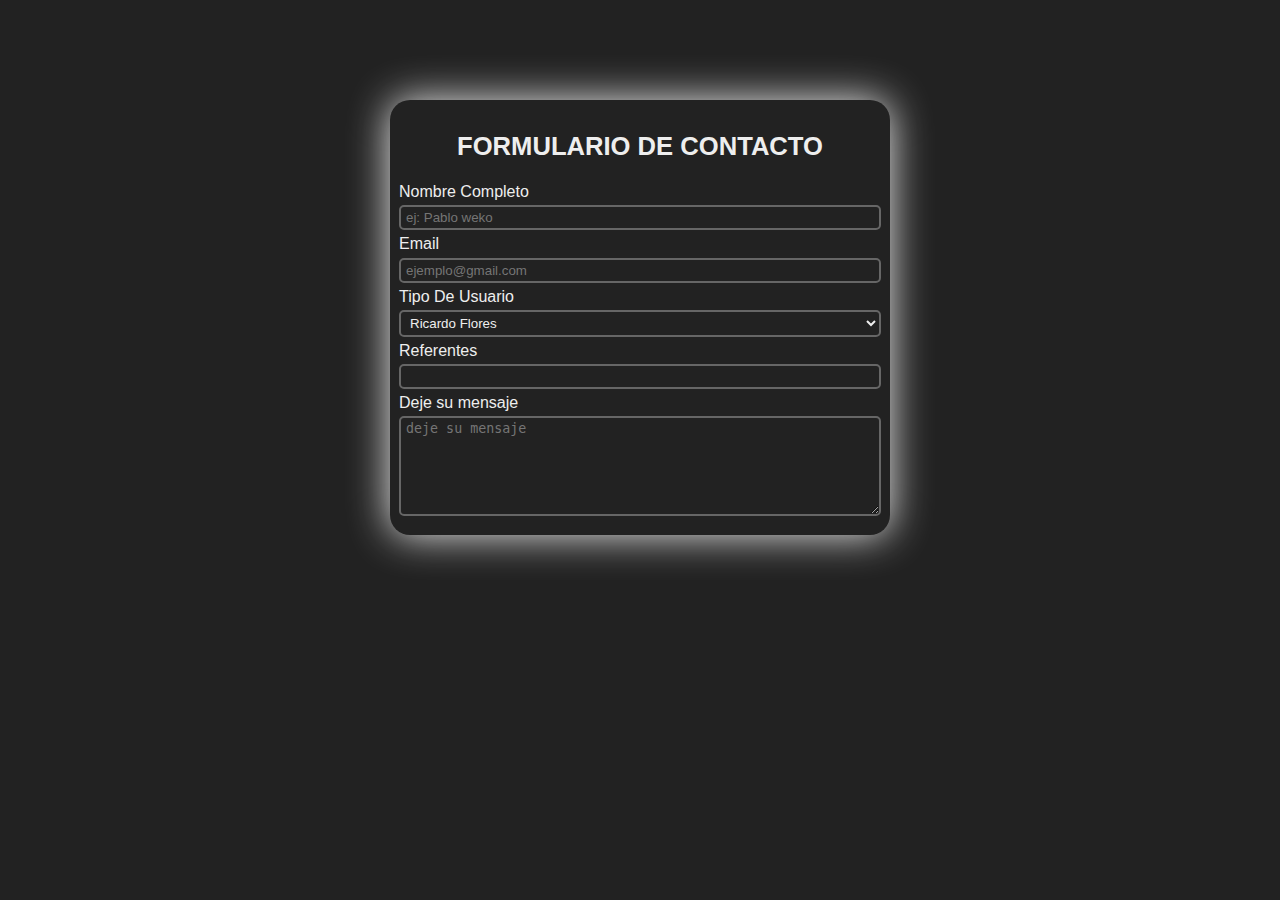
<file: index.html>
<!DOCTYPE html>
<html lang="es">
<head>
    <meta charset="UTF-8">
    <meta name="viewport" content="width=device-width, initial-scale=1.0">
    <meta name="author" content="RicardoFlores">
    <meta name="keywoards" content="formulario">
    <link rel="stylesheet" href="style.css">
    <title>Formulario De Contacto</title>
</head>
<body>
    <form>
        <div class="h1">
            <h1>Formulario De Contacto</h1>
        </div>
        <div class="form_input">
            <label for="nombre">Nombre Completo</label>
            <input type="text" id="nombre" placeholder="ej: Pablo weko" required>
        </div>
        <div class="form_input">
            <label for="Email">Email</label>
            <input type="email" id="Email" placeholder="ejemplo@gmail.com">
        </div>
        <div class="form_input">
            <label for="Tipo">Tipo De Usuario</label>
            <select name="type-of-user" id="Tipo">
                <option value="user1">Ricardo Flores</option>
                <option value="user2">Soy dalto</option>
            </select>
        </div>
        <div class="form_input">
            <label>Referentes</label>
            <input list="referentes">
            <datalist id="referentes">
                <option value="Ricardo">Programador y front end</option>
                <option value="Soy dalto">Vos sabes</option>
            </datalist>
        </div>
        <div class="form_input">
            <label for="textarea">Deje su mensaje</label>
            <textarea rows="6" maxlength="200" id="textarea" placeholder="deje su mensaje"></textarea>
        </div>
    </form>
    
</body>
</html>
</file>
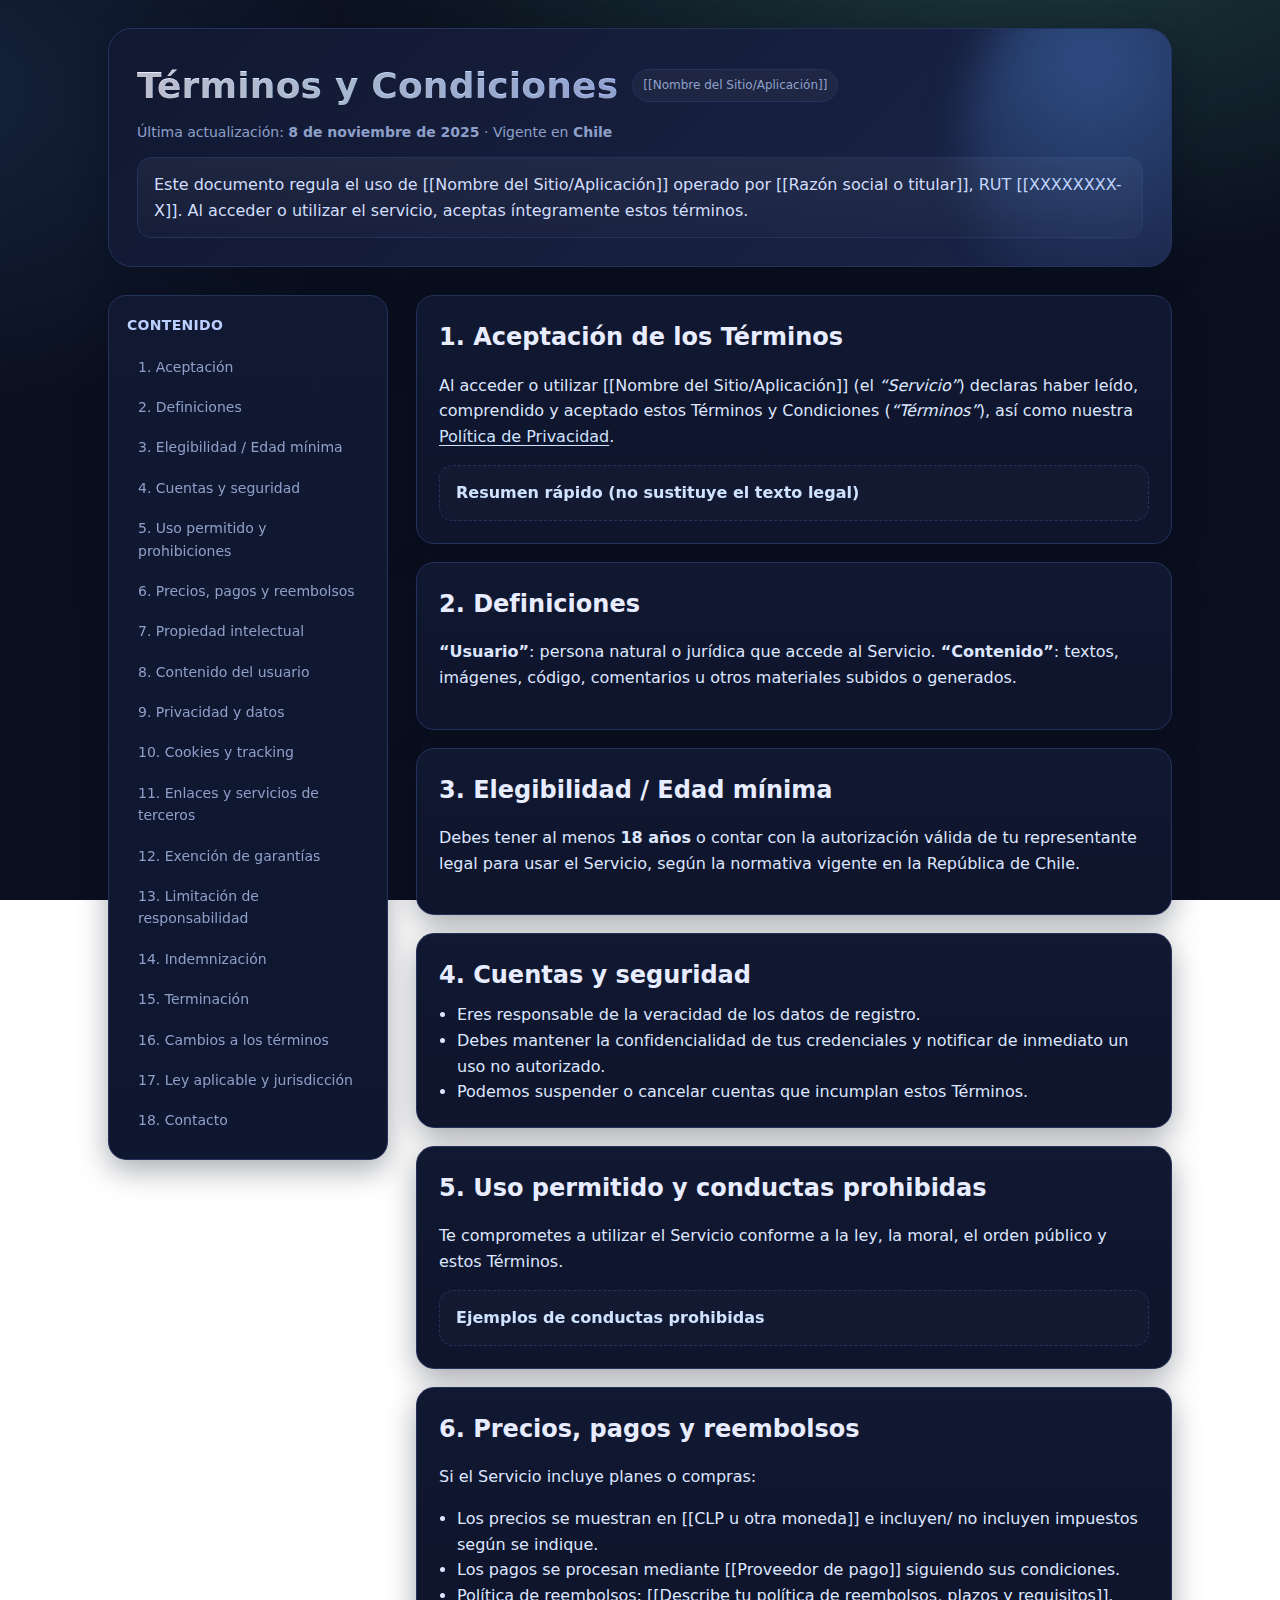
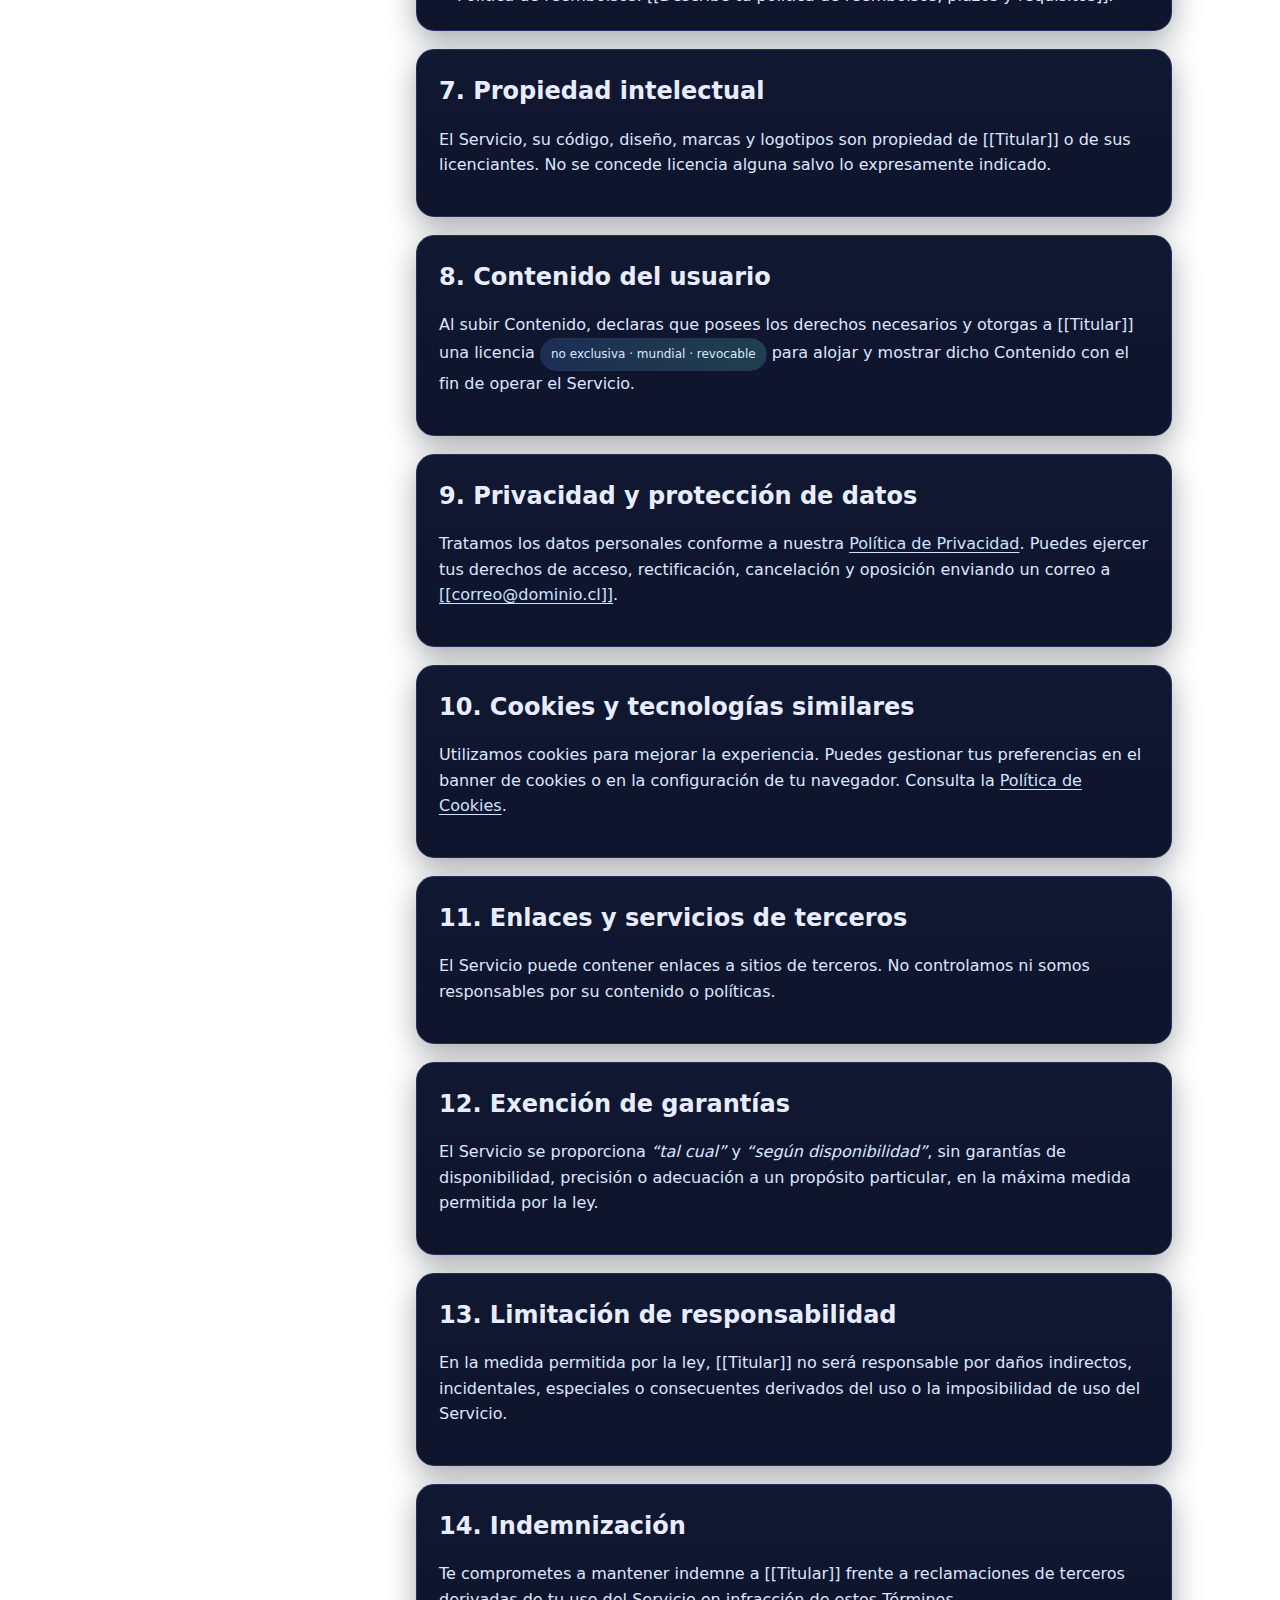
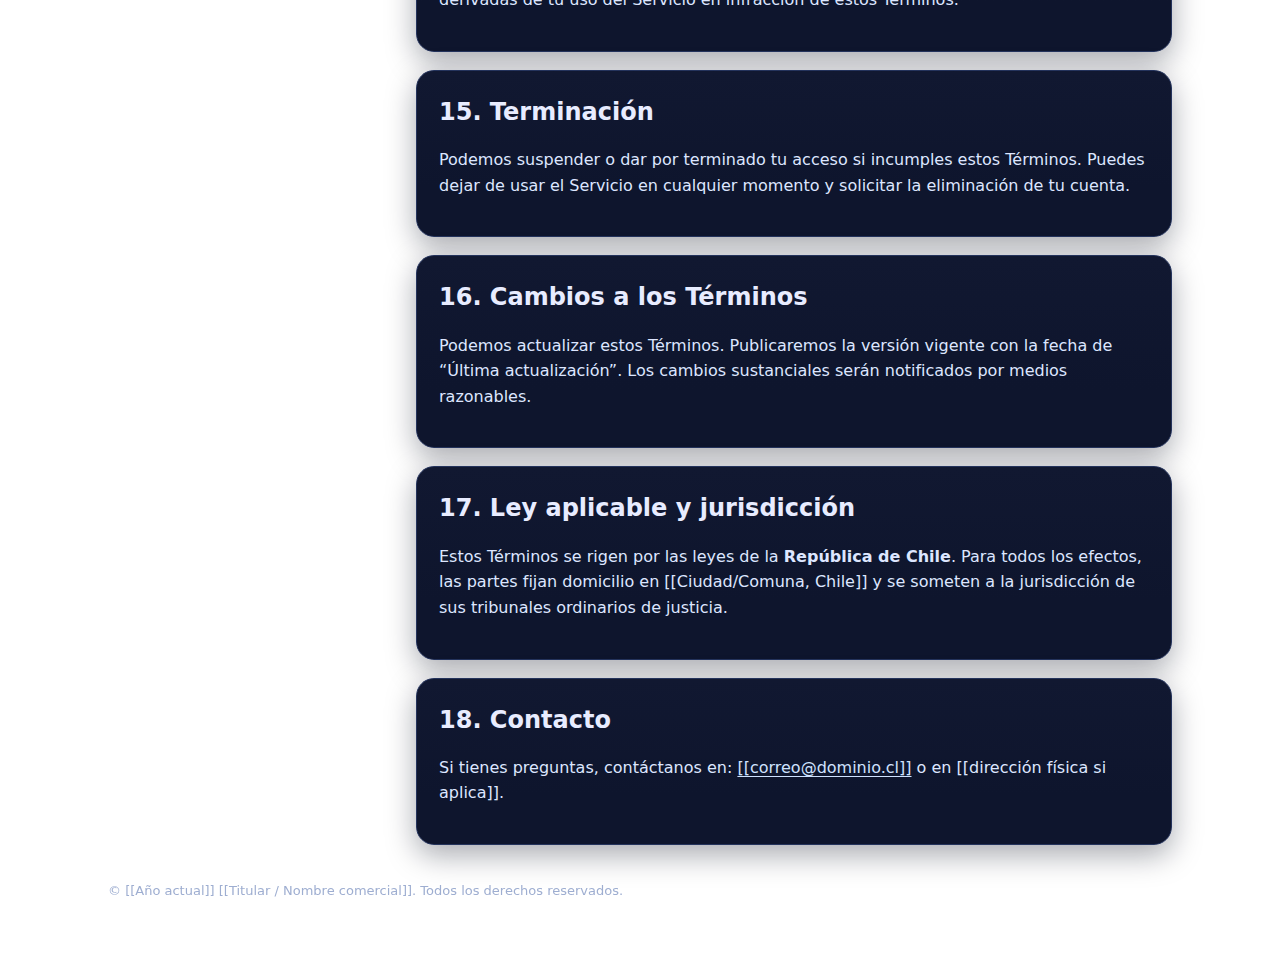
<file: trcm.html>
<!doctype html>
<html lang="es">
<head>
  <meta charset="utf-8" />
  <meta name="viewport" content="width=device-width, initial-scale=1" />
  <title>Términos y Condiciones | [[Nombre del Sitio/Aplicación]]</title>
  <meta name="description" content="Términos y Condiciones de uso de [[Nombre del Sitio/Aplicación]]." />
  <style>
    :root{
      --bg:#0b1020;
      --card:#111831;
      --muted:#8ea0c9;
      --text:#e8ecff;
      --brand:#5aa0ff;
      --brand-2:#72ffd6;
      --border:#24335c;
      --accent:#1a2447;
      --radius:18px;
      --shadow: 0 10px 30px rgba(7,12,28,.35);
      --font: ui-sans-serif, system-ui, -apple-system, "Segoe UI", Roboto, "Helvetica Neue", Arial, "Noto Sans", "Apple Color Emoji","Segoe UI Emoji";
    }
    *{box-sizing:border-box}
    html,body{height:100%}
    body{
      margin:0;
      font-family:var(--font);
      color:var(--text);
      background:
        radial-gradient(1200px 600px at 80% -10%, rgba(114,255,214,.18), transparent 60%),
        radial-gradient(1000px 600px at -10% 10%, rgba(90,160,255,.15), transparent 55%),
        linear-gradient(180deg, #0a0f1d 0%, #0b1020 100%);
      background-attachment: fixed;
      line-height:1.6;
      -webkit-font-smoothing:antialiased;
    }
    .wrapper{
      max-width:1100px;
      margin-inline:auto;
      padding:28px 18px 64px;
      display:grid;
      grid-template-columns: 280px 1fr;
      gap:28px;
    }
    header.site{
      grid-column:1 / -1;
      background: linear-gradient(135deg,var(--card),var(--accent));
      border:1px solid var(--border);
      border-radius: calc(var(--radius) + 6px);
      box-shadow: var(--shadow);
      padding:28px;
      position:relative;
      overflow:hidden;
    }
    header.site:after{
      content:"";
      position:absolute; inset:-40% -20% auto auto;
      width:420px; height:420px; border-radius:50%;
      background: radial-gradient(circle at 30% 30%, rgba(90,160,255,.35), transparent 60%);
      filter: blur(20px);
      pointer-events:none;
    }
    .title{
      display:flex; align-items:center; gap:14px; flex-wrap:wrap;
    }
    .title h1{
      margin:0; font-weight:800; letter-spacing:.2px;
      font-size:clamp(22px, 3.2vw, 36px);
      background: linear-gradient(92deg, var(--text), #cfe2ff 40%, #b2c7ff);
      -webkit-background-clip:text; background-clip:text; color:transparent;
      text-shadow: 0 1px 0 rgba(0,0,0,.2);
    }
    .badge{
      padding:6px 10px; border-radius:999px;
      border:1px solid var(--border); background:rgba(255,255,255,.04);
      font-size:12px; color:var(--muted);
    }
    .meta{
      margin-top:6px; color:var(--muted); font-size:14px;
    }
    nav.toc{
      position:sticky; top:16px;
      height:fit-content;
      background: linear-gradient(180deg, var(--card), #0f1630);
      border:1px solid var(--border);
      border-radius:var(--radius);
      box-shadow: var(--shadow);
      padding:18px;
    }
    nav.toc h2{
      margin:0 0 10px; font-size:14px; color:#bcd0ff; letter-spacing:.3px; text-transform:uppercase;
    }
    nav.toc a{
      display:block; text-decoration:none; color:var(--muted);
      padding:8px 10px; border-radius:10px; transition:.2s ease background, .2s ease color;
      border:1px solid transparent;
      font-size:14px;
    }
    nav.toc a:hover{ background:rgba(255,255,255,.04); color:#dbe6ff; border-color:var(--border); }
    main.doc{
      display:grid; gap:18px;
    }
    section.card{
      background: linear-gradient(180deg, var(--card), #0e152d 70%);
      border:1px solid var(--border);
      border-radius:var(--radius);
      box-shadow: var(--shadow);
      padding:22px 22px;
    }
    section.card h2{
      margin-top:0; margin-bottom:8px;
      font-size:clamp(18px, 2.3vw, 24px);
    }
    p, li{ color:#dde6ff; }
    code.inline{
      background:rgba(255,255,255,.06);
      border:1px solid var(--border);
      padding:.2em .45em; border-radius:7px; font-family:ui-monospace, SFMono-Regular, Menlo, Consolas, "Liberation Mono", monospace; font-size:.95em;
      color:#eaf2ff;
    }
    details{
      margin-top:10px; border:1px dashed var(--border); border-radius:14px; overflow:hidden;
      background: rgba(255,255,255,.02);
    }
    details[open]{ background: rgba(255,255,255,.04); }
    summary{
      cursor:pointer; padding:14px 16px; list-style:none; font-weight:600;
      color:#cfe2ff; position:relative;
    }
    summary::-webkit-details-marker{ display:none; }
    details .content{ padding:0 16px 14px; }
    .pill{
      display:inline-flex; gap:8px; align-items:center;
      background: linear-gradient(90deg, rgba(90,160,255,.18), rgba(114,255,214,.18));
      border:1px solid var(--border); color:#d9e8ff;
      padding:6px 10px; border-radius:999px; font-size:12px;
    }
    ul.clean{ margin:0; padding-left:18px; }
    a.link{ color:#cfe2ff; text-underline-offset:3px; }
    footer{
      grid-column:1 / -1; opacity:.85; color:var(--muted); margin-top:8px; font-size:13px;
    }
    .callout{
      border:1px solid var(--border);
      background:linear-gradient(180deg, rgba(255,255,255,.05), rgba(255,255,255,.02));
      padding:14px 16px; border-radius:14px; color:#d2defc;
    }
    /* Responsive */
    @media (max-width: 900px){
      .wrapper{ grid-template-columns: 1fr; }
      nav.toc{ order:2; }
      main.doc{ order:1; }
    }
    /* Impresión */
    @media print {
      body{ background:#fff; color:#000; }
      header.site, nav.toc, .pill, .badge{ box-shadow:none; background:#fff; border:1px solid #ddd; color:#000; }
      a.link{ color:#000; }
    }
  </style>
</head>
<body>
  <div class="wrapper">
    <header class="site" role="banner">
      <div class="title">
        <h1>Términos y Condiciones</h1>
        <span class="badge">[[Nombre del Sitio/Aplicación]]</span>
      </div>
      <div class="meta">
        Última actualización: <strong>8 de noviembre de 2025</strong> · Vigente en <strong>Chile</strong>
      </div>
      <div class="callout" style="margin-top:14px">
        Este documento regula el uso de [[Nombre del Sitio/Aplicación]] operado por [[Razón social o titular]], RUT [[XXXXXXXX-X]]. 
        Al acceder o utilizar el servicio, aceptas íntegramente estos términos.
      </div>
    </header>

    <nav class="toc" aria-label="Índice">
      <h2>Contenido</h2>
      <a href="#aceptacion">1. Aceptación</a>
      <a href="#definiciones">2. Definiciones</a>
      <a href="#elegibilidad">3. Elegibilidad / Edad mínima</a>
      <a href="#cuentas">4. Cuentas y seguridad</a>
      <a href="#uso-permitido">5. Uso permitido y prohibiciones</a>
      <a href="#pagos">6. Precios, pagos y reembolsos</a>
      <a href="#propiedad">7. Propiedad intelectual</a>
      <a href="#contenido-usuario">8. Contenido del usuario</a>
      <a href="#privacidad">9. Privacidad y datos</a>
      <a href="#cookies">10. Cookies y tracking</a>
      <a href="#terceros">11. Enlaces y servicios de terceros</a>
      <a href="#garantias">12. Exención de garantías</a>
      <a href="#responsabilidad">13. Limitación de responsabilidad</a>
      <a href="#indemnizacion">14. Indemnización</a>
      <a href="#terminacion">15. Terminación</a>
      <a href="#cambios">16. Cambios a los términos</a>
      <a href="#ley">17. Ley aplicable y jurisdicción</a>
      <a href="#contacto">18. Contacto</a>
    </nav>

    <main class="doc" role="main">
      <section id="aceptacion" class="card">
        <h2>1. Aceptación de los Términos</h2>
        <p>Al acceder o utilizar [[Nombre del Sitio/Aplicación]] (el <em>“Servicio”</em>) declaras haber leído, comprendido y aceptado estos Términos y Condiciones (<em>“Términos”</em>), así como nuestra <a class="link" href="[[URL de la Política de Privacidad]]">Política de Privacidad</a>.</p>
        <details>
          <summary>Resumen rápido (no sustituye el texto legal)</summary>
          <div class="content">
            <ul class="clean">
              <li>Usa el Servicio de forma lícita y respetuosa.</li>
              <li>Protege tus credenciales y tu cuenta.</li>
              <li>Respetamos tus datos según la Política de Privacidad.</li>
              <li>Podemos actualizar estos Términos; te avisaremos cuando aplique.</li>
            </ul>
          </div>
        </details>
      </section>

      <section id="definiciones" class="card">
        <h2>2. Definiciones</h2>
        <p><strong>“Usuario”</strong>: persona natural o jurídica que accede al Servicio. <strong>“Contenido”</strong>: textos, imágenes, código, comentarios u otros materiales subidos o generados.</p>
      </section>

      <section id="elegibilidad" class="card">
        <h2>3. Elegibilidad / Edad mínima</h2>
        <p>Debes tener al menos <strong>18 años</strong> o contar con la autorización válida de tu representante legal para usar el Servicio, según la normativa vigente en la República de Chile.</p>
      </section>

      <section id="cuentas" class="card">
        <h2>4. Cuentas y seguridad</h2>
        <ul class="clean">
          <li>Eres responsable de la veracidad de los datos de registro.</li>
          <li>Debes mantener la confidencialidad de tus credenciales y notificar de inmediato un uso no autorizado.</li>
          <li>Podemos suspender o cancelar cuentas que incumplan estos Términos.</li>
        </ul>
      </section>

      <section id="uso-permitido" class="card">
        <h2>5. Uso permitido y conductas prohibidas</h2>
        <p>Te comprometes a utilizar el Servicio conforme a la ley, la moral, el orden público y estos Términos.</p>
        <details>
          <summary>Ejemplos de conductas prohibidas</summary>
          <div class="content">
            <ul class="clean">
              <li>Infringir derechos de autor o marcas.</li>
              <li>Intentar acceder sin autorización a sistemas o datos.</li>
              <li>Subir malware, spam o contenidos ilícitos.</li>
              <li>Usar el Servicio para actividades fraudulentas o engañosas.</li>
            </ul>
          </div>
        </details>
      </section>

      <section id="pagos" class="card">
        <h2>6. Precios, pagos y reembolsos</h2>
        <p>Si el Servicio incluye planes o compras:</p>
        <ul class="clean">
          <li>Los precios se muestran en [[CLP u otra moneda]] e incluyen/ no incluyen impuestos según se indique.</li>
          <li>Los pagos se procesan mediante [[Proveedor de pago]] siguiendo sus condiciones.</li>
          <li>Política de reembolsos: [[Describe tu política de reembolsos, plazos y requisitos]].</li>
        </ul>
      </section>

      <section id="propiedad" class="card">
        <h2>7. Propiedad intelectual</h2>
        <p>El Servicio, su código, diseño, marcas y logotipos son propiedad de [[Titular]] o de sus licenciantes. No se concede licencia alguna salvo lo expresamente indicado.</p>
      </section>

      <section id="contenido-usuario" class="card">
        <h2>8. Contenido del usuario</h2>
        <p>Al subir Contenido, declaras que posees los derechos necesarios y otorgas a [[Titular]] una licencia <span class="pill">no exclusiva · mundial · revocable</span> para alojar y mostrar dicho Contenido con el fin de operar el Servicio.</p>
      </section>

      <section id="privacidad" class="card">
        <h2>9. Privacidad y protección de datos</h2>
        <p>Tratamos los datos personales conforme a nuestra <a class="link" href="[[URL de la Política de Privacidad]]">Política de Privacidad</a>. Puedes ejercer tus derechos de acceso, rectificación, cancelación y oposición enviando un correo a <a class="link" href="mailto:[[correo@dominio.cl]]">[[correo@dominio.cl]]</a>.</p>
      </section>

      <section id="cookies" class="card">
        <h2>10. Cookies y tecnologías similares</h2>
        <p>Utilizamos cookies para mejorar la experiencia. Puedes gestionar tus preferencias en el banner de cookies o en la configuración de tu navegador. Consulta la <a class="link" href="[[URL de la Política de Cookies]]">Política de Cookies</a>.</p>
      </section>

      <section id="terceros" class="card">
        <h2>11. Enlaces y servicios de terceros</h2>
        <p>El Servicio puede contener enlaces a sitios de terceros. No controlamos ni somos responsables por su contenido o políticas.</p>
      </section>

      <section id="garantias" class="card">
        <h2>12. Exención de garantías</h2>
        <p>El Servicio se proporciona <em>“tal cual”</em> y <em>“según disponibilidad”</em>, sin garantías de disponibilidad, precisión o adecuación a un propósito particular, en la máxima medida permitida por la ley.</p>
      </section>

      <section id="responsabilidad" class="card">
        <h2>13. Limitación de responsabilidad</h2>
        <p>En la medida permitida por la ley, [[Titular]] no será responsable por daños indirectos, incidentales, especiales o consecuentes derivados del uso o la imposibilidad de uso del Servicio.</p>
      </section>

      <section id="indemnizacion" class="card">
        <h2>14. Indemnización</h2>
        <p>Te comprometes a mantener indemne a [[Titular]] frente a reclamaciones de terceros derivadas de tu uso del Servicio en infracción de estos Términos.</p>
      </section>

      <section id="terminacion" class="card">
        <h2>15. Terminación</h2>
        <p>Podemos suspender o dar por terminado tu acceso si incumples estos Términos. Puedes dejar de usar el Servicio en cualquier momento y solicitar la eliminación de tu cuenta.</p>
      </section>

      <section id="cambios" class="card">
        <h2>16. Cambios a los Términos</h2>
        <p>Podemos actualizar estos Términos. Publicaremos la versión vigente con la fecha de “Última actualización”. Los cambios sustanciales serán notificados por medios razonables.</p>
      </section>

      <section id="ley" class="card">
        <h2>17. Ley aplicable y jurisdicción</h2>
        <p>Estos Términos se rigen por las leyes de la <strong>República de Chile</strong>. Para todos los efectos, las partes fijan domicilio en [[Ciudad/Comuna, Chile]] y se someten a la jurisdicción de sus tribunales ordinarios de justicia.</p>
      </section>

      <section id="contacto" class="card">
        <h2>18. Contacto</h2>
        <p>Si tienes preguntas, contáctanos en: <a class="link" href="mailto:[[correo@dominio.cl]]">[[correo@dominio.cl]]</a> o en [[dirección física si aplica]].</p>
      </section>
    </main>

    <footer>
      © [[Año actual]] [[Titular / Nombre comercial]]. Todos los derechos reservados.
    </footer>
  </div>
</body>
</html>
</file>
<file: style.css>
body{
    background-color: #222;
    color: #eee;
    font-family: sans-serif;
    margin: 0;
}

.h1{
    text-align: center;
    text-transform: uppercase;
    font-size: 0.80em;
    
}

form{
    max-width: 500px;
    margin: auto;
    margin-top: 100px;
    box-sizing: border-box;
    box-shadow: 0 0 40px;
    padding: 15px 9px;
    border-radius: 20px;
}

input,select,datalist,textarea{
    width: 100%;
    padding: 3px 5px;
    box-sizing: border-box;
    border-radius: 5px;
    border: none;
    background-color: #222;
    border: 2px solid #666;
    color: #eee;
}

label{
    line-height: 1.70;
}
</file>
